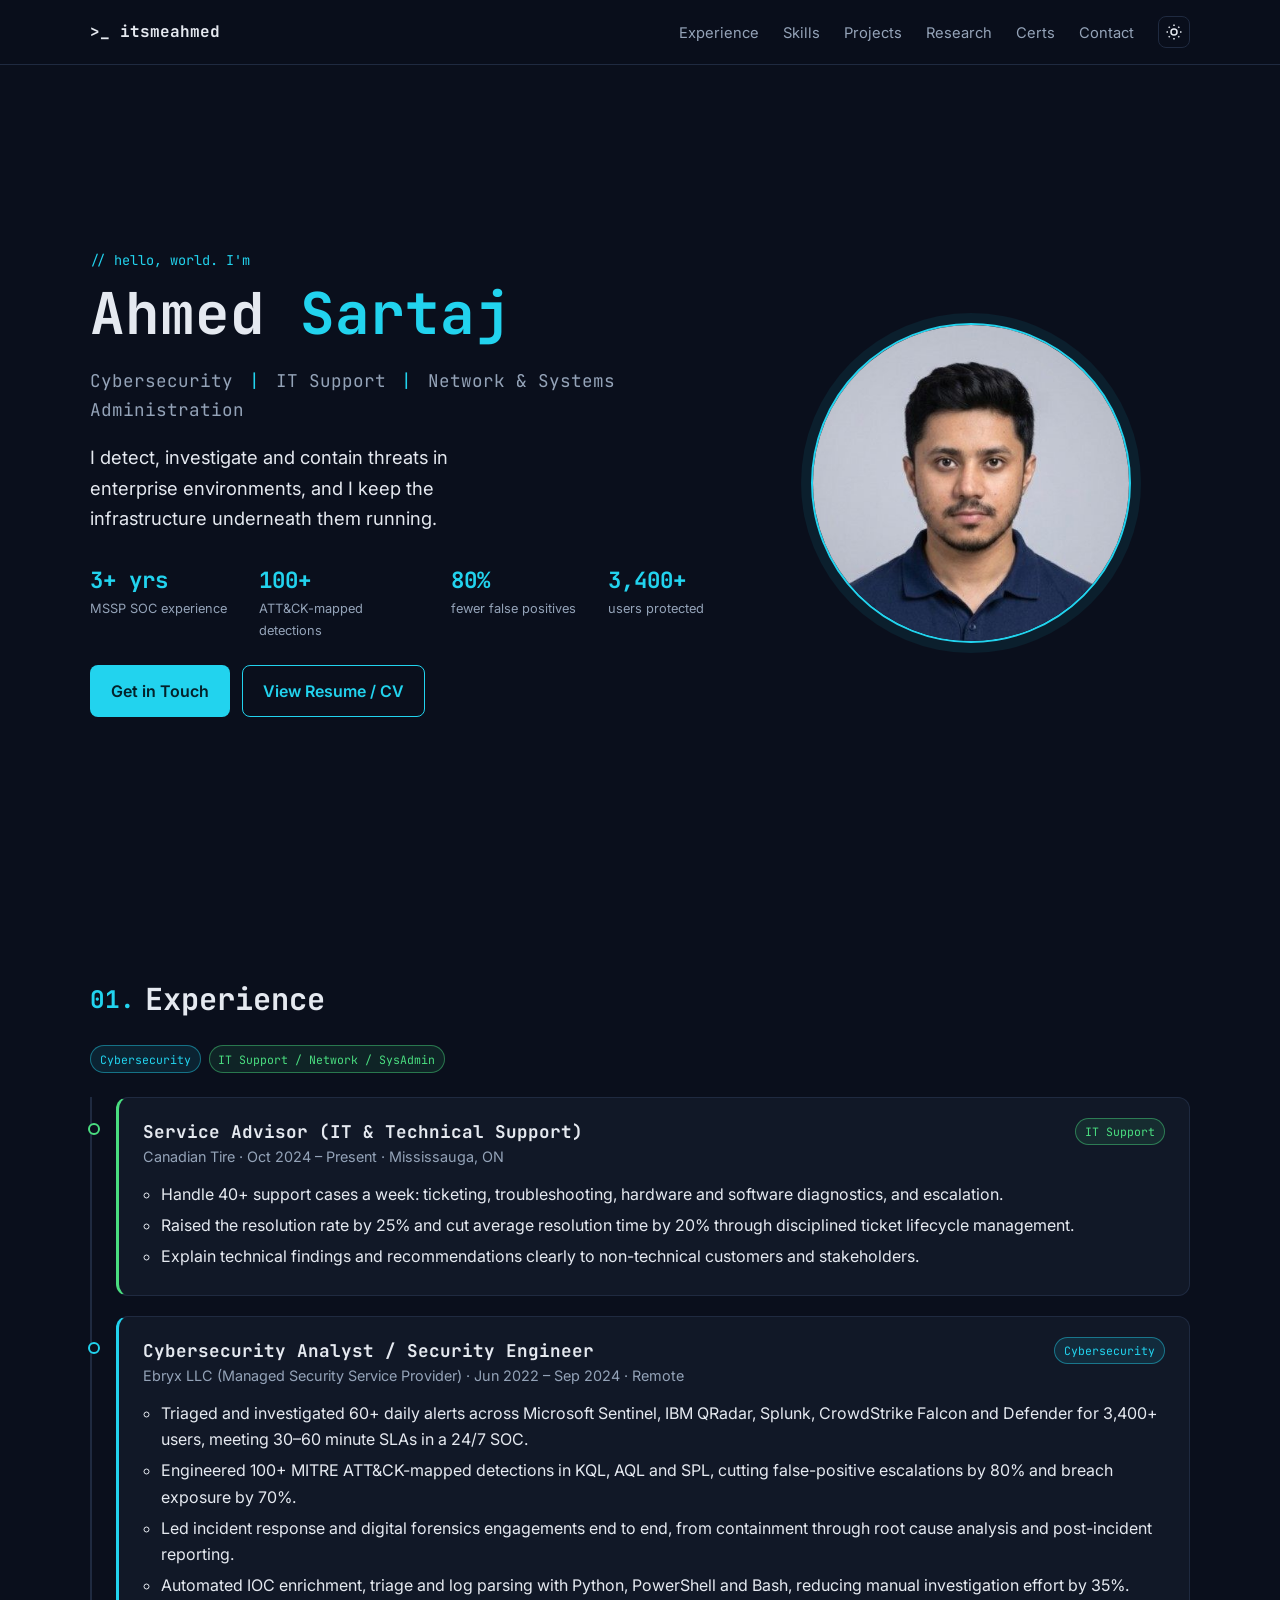
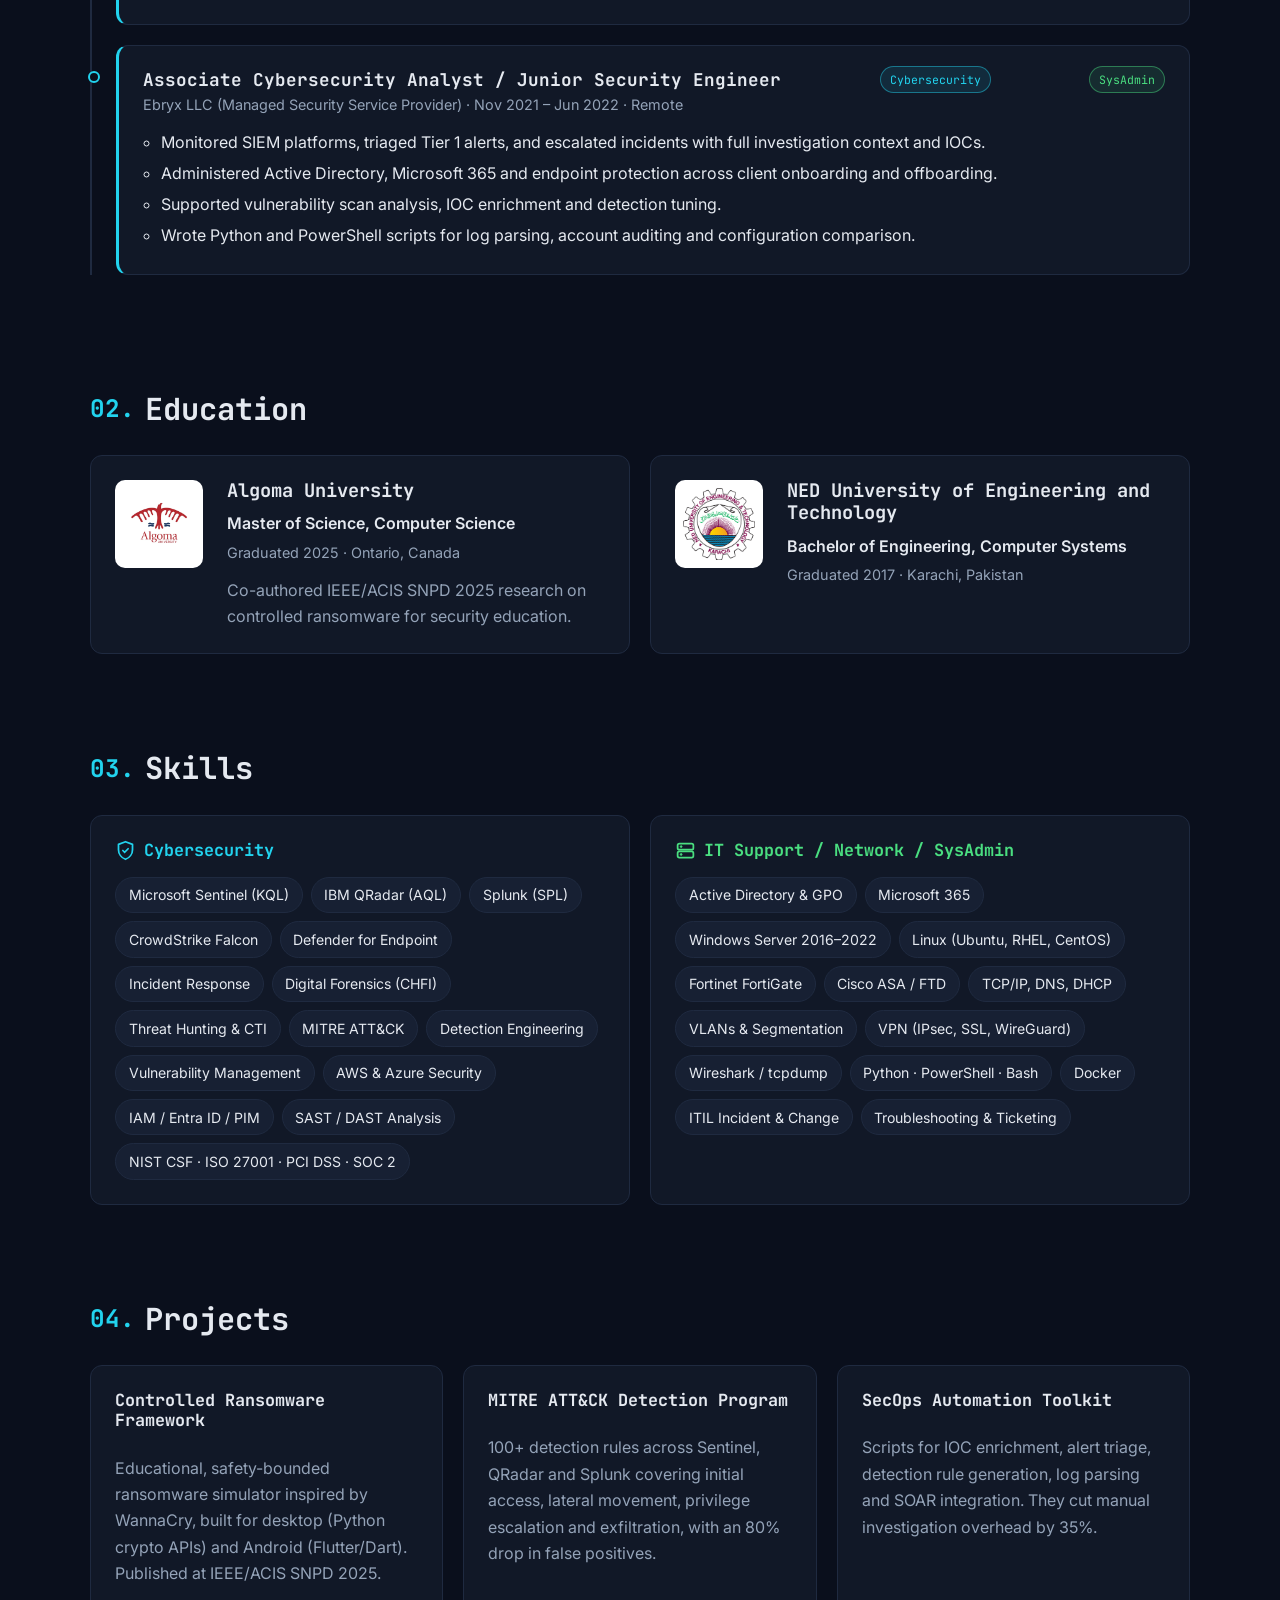
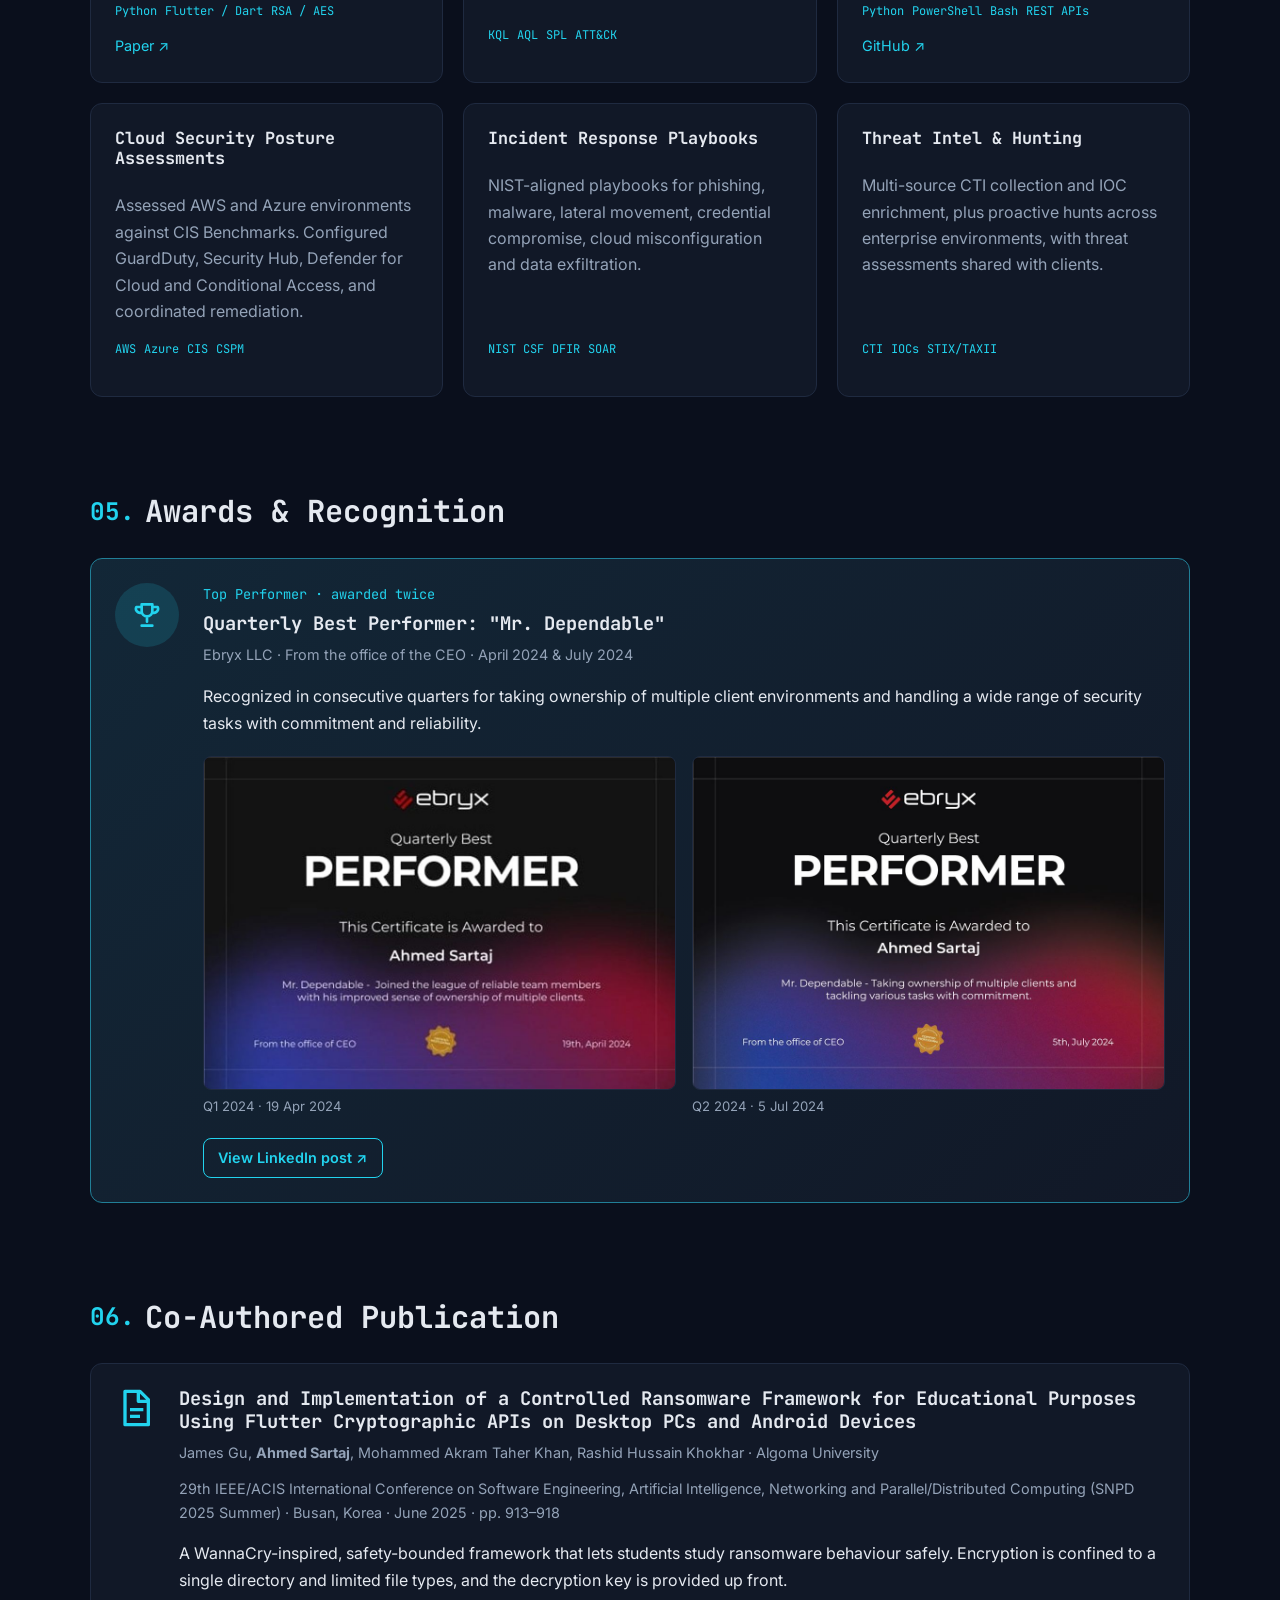
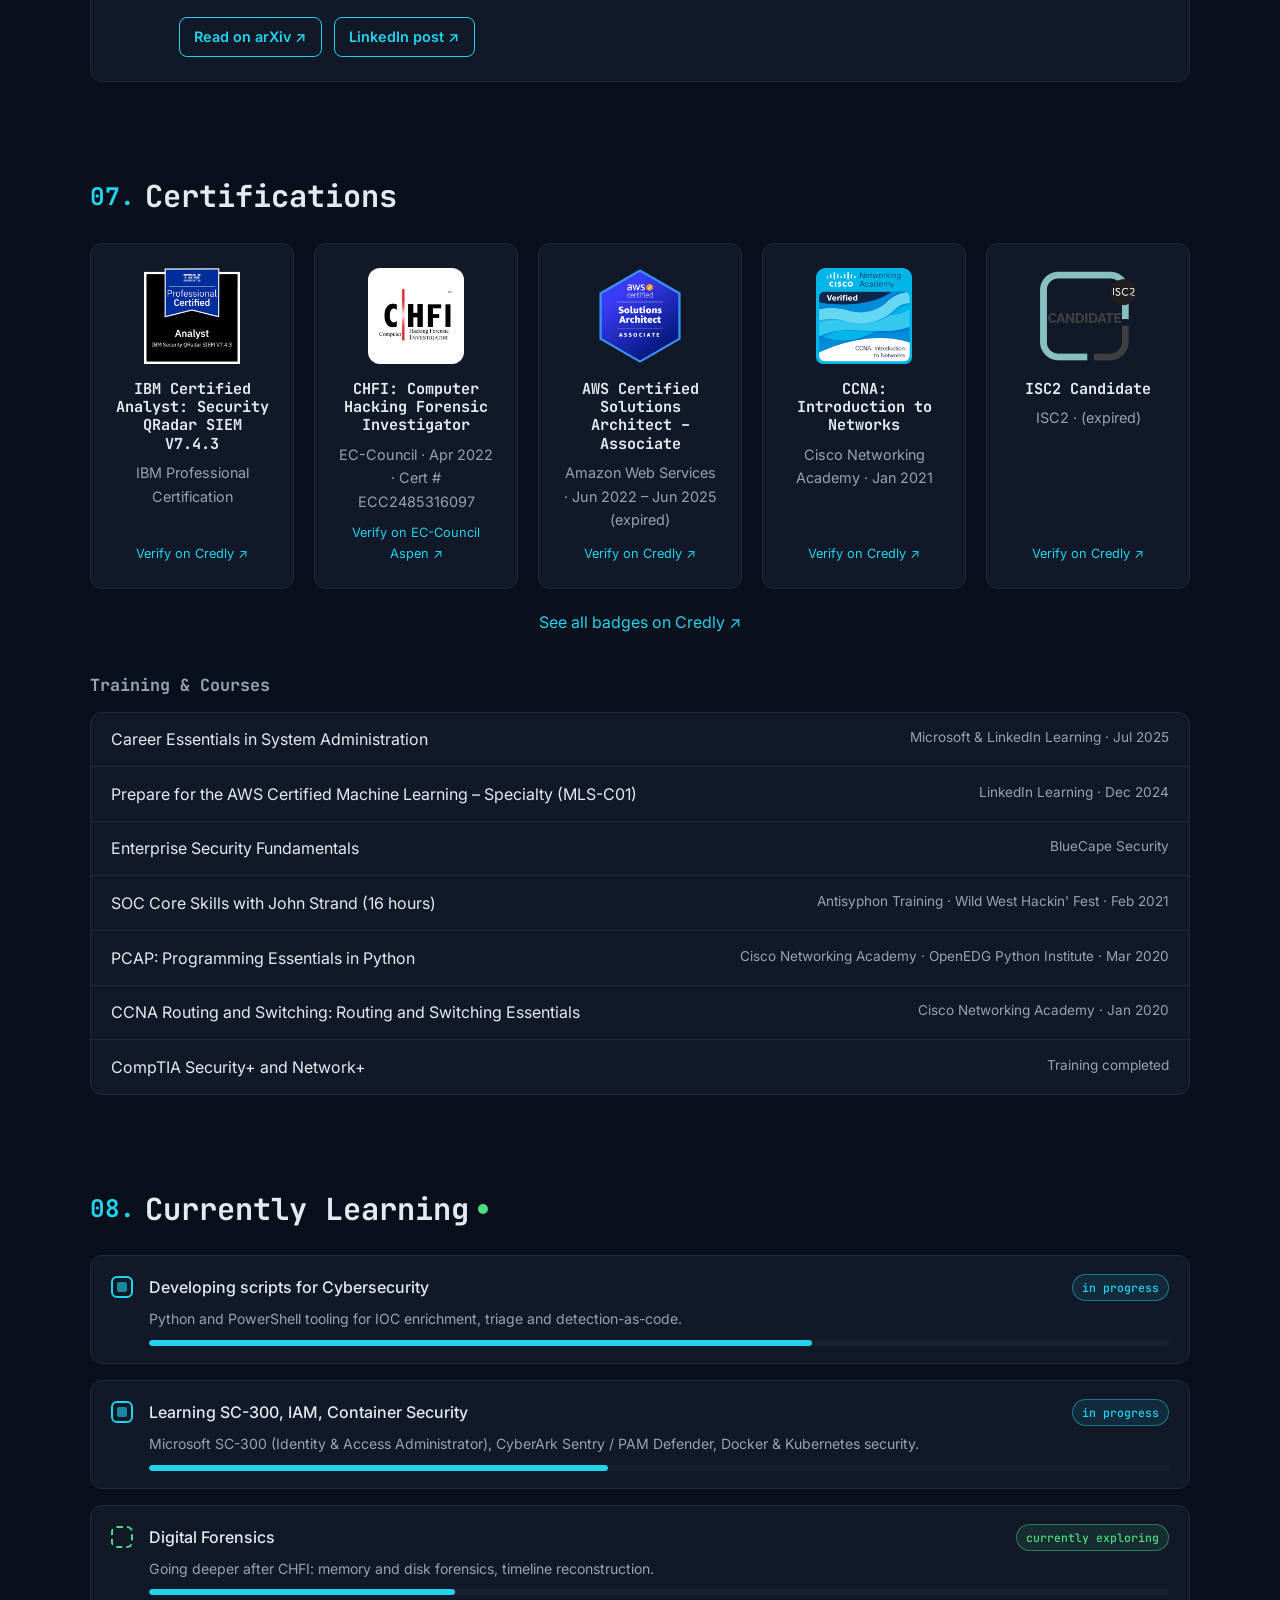
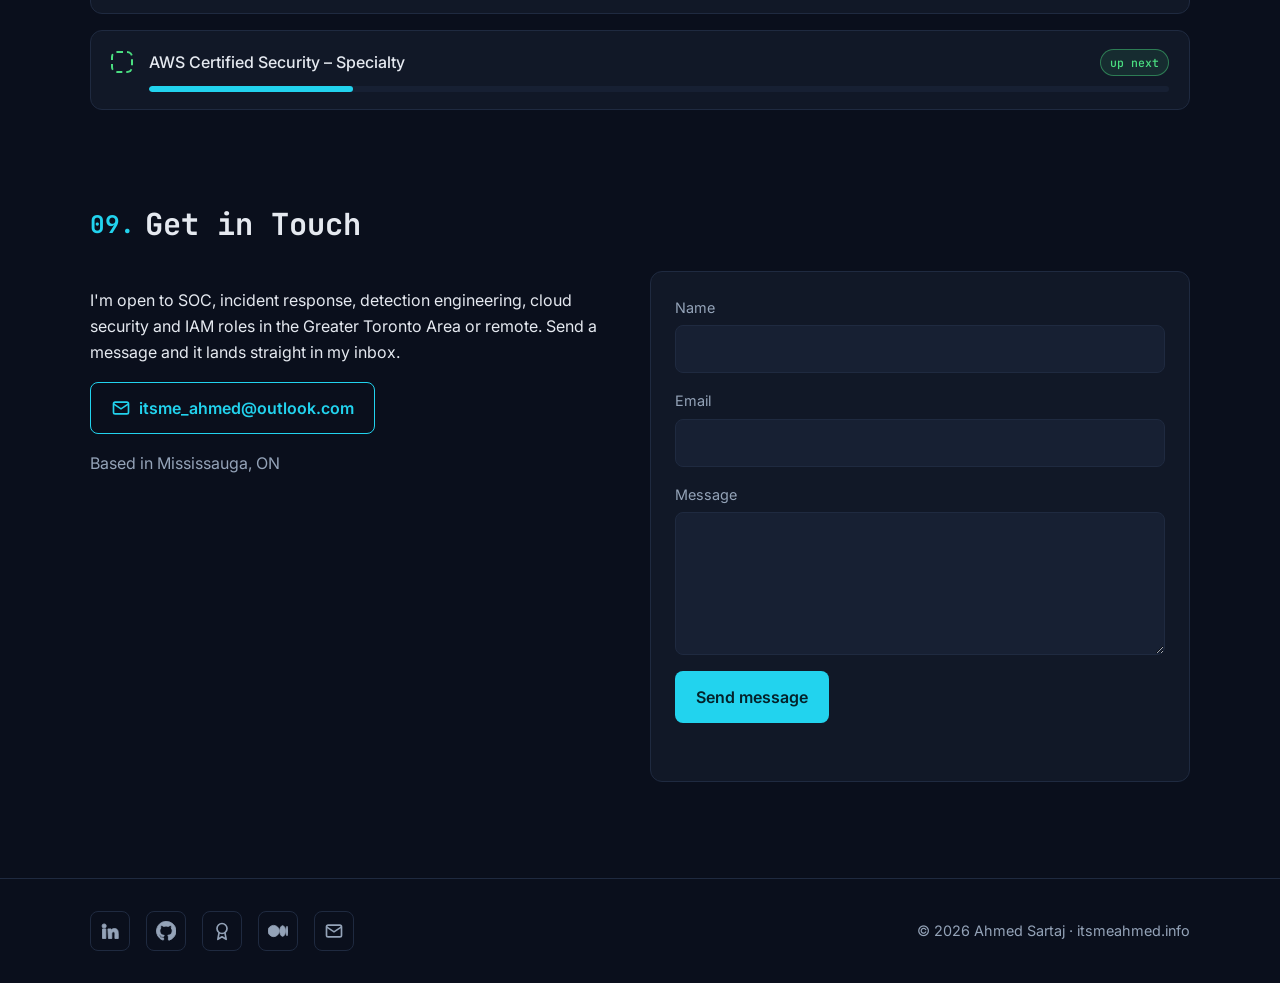
<file: index.html>
<!doctype html>
<html lang="en" data-theme="dark">
<head>
  <meta charset="utf-8">
  <meta name="viewport" content="width=device-width, initial-scale=1">
  <title>Ahmed Sartaj — Cybersecurity &amp; IT Infrastructure</title>
  <meta name="description" content="Ahmed Sartaj, Cybersecurity Analyst in Mississauga, ON: SOC operations, incident response, detection engineering, cloud security and IT infrastructure. MSc Computer Science.">
  <link rel="canonical" href="https://itsmeahmed.info/">
  <meta name="theme-color" content="#0a0f1c">

  <!-- Open Graph / social preview -->
  <meta property="og:type" content="profile">
  <meta property="og:url" content="https://itsmeahmed.info/">
  <meta property="og:title" content="Ahmed Sartaj — Cybersecurity &amp; IT Infrastructure">
  <meta property="og:description" content="SOC Operations · Incident Response · Detection Engineering · Cloud Security · IT &amp; Network Administration">
  <meta property="og:image" content="https://itsmeahmed.info/assets/img/og-image.png">
  <meta property="profile:first_name" content="Ahmed">
  <meta property="profile:last_name" content="Sartaj">
  <meta name="twitter:card" content="summary_large_image">

  <link rel="icon" href="assets/img/favicon.svg" type="image/svg+xml">
  <link rel="preconnect" href="https://fonts.googleapis.com">
  <link rel="preconnect" href="https://fonts.gstatic.com" crossorigin>
  <link href="https://fonts.googleapis.com/css2?family=Inter:wght@400;500;600&family=JetBrains+Mono:wght@500;700&display=swap" rel="stylesheet">
  <link rel="stylesheet" href="assets/css/style.css">

  <script type="application/ld+json">
  {
    "@context": "https://schema.org",
    "@type": "Person",
    "name": "Ahmed Sartaj",
    "url": "https://itsmeahmed.info/",
    "jobTitle": "Cybersecurity Analyst",
    "address": { "@type": "PostalAddress", "addressLocality": "Mississauga", "addressRegion": "ON", "addressCountry": "CA" },
    "alumniOf": [
      { "@type": "CollegeOrUniversity", "name": "Algoma University" },
      { "@type": "CollegeOrUniversity", "name": "NED University of Engineering and Technology" }
    ],
    "sameAs": [
      "https://www.linkedin.com/in/ahmedsartaj",
      "https://github.com/MalcomX21",
      "https://www.credly.com/users/ahmed-sartaj.891a79eb",
      "https://medium.com/@itsme_ahmed"
    ]
  }
  </script>
  <script>
    // Apply saved theme before paint to avoid a flash.
    try { var t = localStorage.getItem('theme'); if (t) document.documentElement.dataset.theme = t; } catch (e) {}
  </script>
</head>
<body>
  <a class="skip-link" href="#main">Skip to content</a>

  <header class="site-header">
    <nav class="nav container" aria-label="Primary">
      <a class="brand" href="#top" aria-label="Home">&gt;_ itsmeahmed</a>
      <button class="nav-toggle" aria-expanded="false" aria-controls="nav-links" aria-label="Open menu">
        <span></span><span></span><span></span>
      </button>
      <ul class="nav-links" id="nav-links">
        <li><a href="#experience">Experience</a></li>
        <li><a href="#skills">Skills</a></li>
        <li><a href="#projects">Projects</a></li>
        <li><a href="#publication">Research</a></li>
        <li><a href="#certifications">Certs</a></li>
        <li><a href="#contact">Contact</a></li>
        <li>
          <button class="theme-toggle" type="button" aria-label="Toggle light/dark theme">
            <svg class="icon-sun" viewBox="0 0 24 24" aria-hidden="true"><circle cx="12" cy="12" r="4"/><path d="M12 2v2M12 20v2M4.9 4.9l1.4 1.4M17.7 17.7l1.4 1.4M2 12h2M20 12h2M4.9 19.1l1.4-1.4M17.7 6.3l1.4-1.4"/></svg>
            <svg class="icon-moon" viewBox="0 0 24 24" aria-hidden="true"><path d="M21 12.8A9 9 0 1 1 11.2 3a7 7 0 0 0 9.8 9.8z"/></svg>
          </button>
        </li>
      </ul>
    </nav>
  </header>

  <main id="main">
    <!-- ============ HERO ============ -->
    <section class="hero container" id="top">
      <div class="hero-text reveal">
        <p class="eyebrow">// hello, world. I'm</p>
        <h1>Ahmed <span class="accent">Sartaj</span></h1>
        <p class="tagline">Cybersecurity <span aria-hidden="true">|</span> IT Support <span aria-hidden="true">|</span> Network &amp; Systems Administration</p>
        <p class="value-prop">I detect, investigate and contain threats in enterprise environments, and I keep the infrastructure underneath them running.</p>
        <ul class="hero-stats" aria-label="Highlights">
          <li><strong>3+ yrs</strong><span>MSSP SOC experience</span></li>
          <li><strong>100+</strong><span>ATT&amp;CK-mapped detections</span></li>
          <li><strong>80%</strong><span>fewer false positives</span></li>
          <li><strong>3,400+</strong><span>users protected</span></li>
        </ul>
        <div class="cta-row">
          <a class="btn btn-primary" href="#contact">Get in Touch</a>
          <a class="btn btn-ghost" href="assets/resume/Ahmed-Sartaj-Resume.pdf" target="_blank" rel="noopener">View Resume / CV</a>
        </div>
      </div>
      <div class="hero-photo reveal">
        <img src="assets/img/profile.jpg" alt="Portrait of Ahmed Sartaj" width="320" height="320">
      </div>
    </section>

    <!-- ============ EXPERIENCE ============ -->
    <section class="section container" id="experience" aria-labelledby="experience-h">
      <h2 id="experience-h" class="section-title">Experience</h2>
      <div class="legend">
        <span class="tag tag-sec">Cybersecurity</span>
        <span class="tag tag-it">IT Support / Network / SysAdmin</span>
      </div>

      <ol class="timeline">
        <li class="timeline-item track-it reveal">
          <div class="timeline-head">
            <h3>Service Advisor (IT &amp; Technical Support)</h3>
            <span class="tag tag-it">IT Support</span>
          </div>
          <p class="meta">Canadian Tire · Oct 2024 – Present · Mississauga, ON</p>
          <ul>
            <li>Handle 40+ support cases a week: ticketing, troubleshooting, hardware and software diagnostics, and escalation.</li>
            <li>Raised the resolution rate by 25% and cut average resolution time by 20% through disciplined ticket lifecycle management.</li>
            <li>Explain technical findings and recommendations clearly to non-technical customers and stakeholders.</li>
          </ul>
        </li>
        <li class="timeline-item track-sec reveal">
          <div class="timeline-head">
            <h3>Cybersecurity Analyst / Security Engineer</h3>
            <span class="tag tag-sec">Cybersecurity</span>
          </div>
          <p class="meta">Ebryx LLC (Managed Security Service Provider) · Jun 2022 – Sep 2024 · Remote</p>
          <ul>
            <li>Triaged and investigated 60+ daily alerts across Microsoft Sentinel, IBM QRadar, Splunk, CrowdStrike Falcon and Defender for 3,400+ users, meeting 30–60 minute SLAs in a 24/7 SOC.</li>
            <li>Engineered 100+ MITRE ATT&amp;CK-mapped detections in KQL, AQL and SPL, cutting false-positive escalations by 80% and breach exposure by 70%.</li>
            <li>Led incident response and digital forensics engagements end to end, from containment through root cause analysis and post-incident reporting.</li>
            <li>Automated IOC enrichment, triage and log parsing with Python, PowerShell and Bash, reducing manual investigation effort by 35%.</li>
          </ul>
        </li>
        <li class="timeline-item track-sec reveal">
          <div class="timeline-head">
            <h3>Associate Cybersecurity Analyst / Junior Security Engineer</h3>
            <span class="tag tag-sec">Cybersecurity</span>
            <span class="tag tag-it">SysAdmin</span>
          </div>
          <p class="meta">Ebryx LLC (Managed Security Service Provider) · Nov 2021 – Jun 2022 · Remote</p>
          <ul>
            <li>Monitored SIEM platforms, triaged Tier 1 alerts, and escalated incidents with full investigation context and IOCs.</li>
            <li>Administered Active Directory, Microsoft 365 and endpoint protection across client onboarding and offboarding.</li>
            <li>Supported vulnerability scan analysis, IOC enrichment and detection tuning.</li>
            <li>Wrote Python and PowerShell scripts for log parsing, account auditing and configuration comparison.</li>
          </ul>
        </li>
      </ol>
    </section>

    <!-- ============ EDUCATION ============ -->
    <section class="section container" id="education" aria-labelledby="education-h">
      <h2 id="education-h" class="section-title">Education</h2>
      <div class="grid-2">
        <article class="card edu-card reveal">
          <img class="edu-logo edu-logo-real" src="assets/img/algoma-logo.png" alt="Algoma University logo" width="88" height="88" loading="lazy">
          <div>
            <h3>Algoma University</h3>
            <p class="degree">Master of Science, Computer Science</p>
            <p class="meta">Graduated 2025 · Ontario, Canada</p>
            <p class="coursework">Co-authored IEEE/ACIS SNPD 2025 research on controlled ransomware for security education.</p>
          </div>
        </article>
        <article class="card edu-card reveal">
          <img class="edu-logo edu-logo-real" src="assets/img/ned-logo.png" alt="NED University of Engineering and Technology logo" width="88" height="88" loading="lazy">
          <div>
            <h3>NED University of Engineering and Technology</h3>
            <p class="degree">Bachelor of Engineering, Computer Systems</p>
            <p class="meta">Graduated 2017 · Karachi, Pakistan</p>
          </div>
        </article>
      </div>
    </section>

    <!-- ============ SKILLS ============ -->
    <section class="section container" id="skills" aria-labelledby="skills-h">
      <h2 id="skills-h" class="section-title">Skills</h2>
      <div class="grid-2">
        <article class="card skill-group reveal">
          <h3><svg class="icon" aria-hidden="true"><use href="#i-shield"/></svg> Cybersecurity</h3>
          <ul class="pills">
            <li>Microsoft Sentinel (KQL)</li><li>IBM QRadar (AQL)</li><li>Splunk (SPL)</li>
            <li>CrowdStrike Falcon</li><li>Defender for Endpoint</li><li>Incident Response</li>
            <li>Digital Forensics (CHFI)</li><li>Threat Hunting &amp; CTI</li><li>MITRE ATT&amp;CK</li>
            <li>Detection Engineering</li><li>Vulnerability Management</li><li>AWS &amp; Azure Security</li>
            <li>IAM / Entra ID / PIM</li><li>SAST / DAST Analysis</li><li>NIST CSF · ISO 27001 · PCI DSS · SOC 2</li>
          </ul>
        </article>
        <article class="card skill-group reveal">
          <h3><svg class="icon" aria-hidden="true"><use href="#i-server"/></svg> IT Support / Network / SysAdmin</h3>
          <ul class="pills pills-it">
            <li>Active Directory &amp; GPO</li><li>Microsoft 365</li><li>Windows Server 2016–2022</li>
            <li>Linux (Ubuntu, RHEL, CentOS)</li><li>Fortinet FortiGate</li><li>Cisco ASA / FTD</li>
            <li>TCP/IP, DNS, DHCP</li><li>VLANs &amp; Segmentation</li><li>VPN (IPsec, SSL, WireGuard)</li>
            <li>Wireshark / tcpdump</li><li>Python · PowerShell · Bash</li><li>Docker</li>
            <li>ITIL Incident &amp; Change</li><li>Troubleshooting &amp; Ticketing</li>
          </ul>
        </article>
      </div>
    </section>

    <!-- ============ PROJECTS ============ -->
    <section class="section container" id="projects" aria-labelledby="projects-h">
      <h2 id="projects-h" class="section-title">Projects</h2>
      <div class="grid-3">
        <article class="card project reveal">
          <h3>Controlled Ransomware Framework</h3>
          <p>Educational, safety-bounded ransomware simulator inspired by WannaCry, built for desktop (Python crypto APIs) and Android (Flutter/Dart). Published at IEEE/ACIS SNPD 2025.</p>
          <ul class="stack"><li>Python</li><li>Flutter / Dart</li><li>RSA / AES</li></ul>
          <p class="links"><a href="https://arxiv.org/abs/2508.11939" target="_blank" rel="noopener">Paper ↗</a></p>
        </article>
        <article class="card project reveal">
          <h3>MITRE ATT&amp;CK Detection Program</h3>
          <p>100+ detection rules across Sentinel, QRadar and Splunk covering initial access, lateral movement, privilege escalation and exfiltration, with an 80% drop in false positives.</p>
          <ul class="stack"><li>KQL</li><li>AQL</li><li>SPL</li><li>ATT&amp;CK</li></ul>
        </article>
        <article class="card project reveal">
          <h3>SecOps Automation Toolkit</h3>
          <p>Scripts for IOC enrichment, alert triage, detection rule generation, log parsing and SOAR integration. They cut manual investigation overhead by 35%.</p>
          <ul class="stack"><li>Python</li><li>PowerShell</li><li>Bash</li><li>REST APIs</li></ul>
          <p class="links"><a href="https://github.com/MalcomX21" target="_blank" rel="noopener">GitHub ↗</a></p>
        </article>
        <article class="card project reveal">
          <h3>Cloud Security Posture Assessments</h3>
          <p>Assessed AWS and Azure environments against CIS Benchmarks. Configured GuardDuty, Security Hub, Defender for Cloud and Conditional Access, and coordinated remediation.</p>
          <ul class="stack"><li>AWS</li><li>Azure</li><li>CIS</li><li>CSPM</li></ul>
        </article>
        <article class="card project reveal">
          <h3>Incident Response Playbooks</h3>
          <p>NIST-aligned playbooks for phishing, malware, lateral movement, credential compromise, cloud misconfiguration and data exfiltration.</p>
          <ul class="stack"><li>NIST CSF</li><li>DFIR</li><li>SOAR</li></ul>
        </article>
        <article class="card project reveal">
          <h3>Threat Intel &amp; Hunting</h3>
          <p>Multi-source CTI collection and IOC enrichment, plus proactive hunts across enterprise environments, with threat assessments shared with clients.</p>
          <ul class="stack"><li>CTI</li><li>IOCs</li><li>STIX/TAXII</li></ul>
        </article>
      </div>
    </section>

    <!-- ============ AWARDS ============ -->
    <section class="section container" id="awards" aria-labelledby="awards-h">
      <h2 id="awards-h" class="section-title">Awards &amp; Recognition</h2>
      <article class="card award featured reveal">
        <div class="award-badge" aria-hidden="true"><svg class="icon"><use href="#i-trophy"/></svg></div>
        <div class="award-body">
          <p class="eyebrow">Top Performer · awarded twice</p>
          <h3>Quarterly Best Performer: "Mr. Dependable"</h3>
          <p class="meta">Ebryx LLC · From the office of the CEO · April 2024 &amp; July 2024</p>
          <p>Recognized in consecutive quarters for taking ownership of multiple client environments and handling a wide range of security tasks with commitment and reliability.</p>
          <div class="award-certs">
            <a href="assets/img/awards/ebryx-best-performer-2024-04.jpg" target="_blank" rel="noopener">
              <img src="assets/img/awards/ebryx-best-performer-2024-04.jpg" alt="Ebryx Quarterly Best Performer certificate awarded to Ahmed Sartaj, 19 April 2024" width="1000" height="704" loading="lazy">
              <span>Q1 2024 · 19 Apr 2024</span>
            </a>
            <a href="assets/img/awards/ebryx-best-performer-2024-07.jpg" target="_blank" rel="noopener">
              <img src="assets/img/awards/ebryx-best-performer-2024-07.jpg" alt="Ebryx Quarterly Best Performer certificate awarded to Ahmed Sartaj, 5 July 2024" width="1000" height="704" loading="lazy">
              <span>Q2 2024 · 5 Jul 2024</span>
            </a>
          </div>
          <a class="btn btn-ghost btn-sm" href="https://www.linkedin.com/posts/ahmedsartaj_achievementunlocked-ebryx-grateful-ugcPost-7243488572920520704-X9Jt/" target="_blank" rel="noopener">View LinkedIn post ↗</a>
        </div>
      </article>
    </section>

    <!-- ============ PUBLICATION ============ -->
    <section class="section container" id="publication" aria-labelledby="publication-h">
      <h2 id="publication-h" class="section-title">Co-Authored Publication</h2>
      <article class="card publication reveal">
        <svg class="icon pub-icon" aria-hidden="true"><use href="#i-doc"/></svg>
        <div>
          <h3>Design and Implementation of a Controlled Ransomware Framework for Educational Purposes Using Flutter Cryptographic APIs on Desktop PCs and Android Devices</h3>
          <p class="meta">James Gu, <strong>Ahmed Sartaj</strong>, Mohammed Akram Taher Khan, Rashid Hussain Khokhar · Algoma University</p>
          <p class="meta">29th IEEE/ACIS International Conference on Software Engineering, Artificial Intelligence, Networking and Parallel/Distributed Computing (SNPD 2025 Summer) · Busan, Korea · June 2025 · pp. 913–918</p>
          <p>A WannaCry-inspired, safety-bounded framework that lets students study ransomware behaviour safely. Encryption is confined to a single directory and limited file types, and the decryption key is provided up front.</p>
          <div class="cta-row">
            <a class="btn btn-ghost btn-sm" href="https://arxiv.org/abs/2508.11939" target="_blank" rel="noopener">Read on arXiv ↗</a>
            <a class="btn btn-ghost btn-sm" href="https://www.linkedin.com/posts/ahmedsartaj_cybersecurity-ransomware-flutter-share-7363766344820908034-2CiK/" target="_blank" rel="noopener">LinkedIn post ↗</a>
          </div>
        </div>
      </article>
    </section>

    <!-- ============ CERTIFICATIONS ============ -->
    <section class="section container" id="certifications" aria-labelledby="certifications-h">
      <h2 id="certifications-h" class="section-title">Certifications</h2>
      <div class="cert-grid">
        <a class="card cert reveal" href="https://www.credly.com/badges/df82e7fe-c406-49fa-a59b-b117f421ba21" target="_blank" rel="noopener">
          <img src="assets/img/badges/qradar.png" alt="IBM Certified Analyst - Security QRadar SIEM V7.4.3 badge" width="96" height="96" loading="lazy">
          <h3>IBM Certified Analyst: Security QRadar SIEM V7.4.3</h3>
          <p class="meta">IBM Professional Certification</p>
          <span class="verify">Verify on Credly ↗</span>
        </a>
        <a class="card cert reveal" href="https://aspen.eccouncil.org/Verify" target="_blank" rel="noopener">
          <img class="cert-logo" src="assets/img/badges/chfi.jpg" alt="EC-Council CHFI logo" width="96" height="96" loading="lazy">
          <h3>CHFI: Computer Hacking Forensic Investigator</h3>
          <p class="meta">EC-Council · Apr 2022 · Cert # ECC2485316097</p>
          <span class="verify">Verify on EC-Council Aspen ↗</span>
        </a>
        <a class="card cert reveal" href="https://www.credly.com/badges/9d097981-39c8-4c0b-8838-937564684514" target="_blank" rel="noopener">
          <img src="assets/img/badges/aws-saa.png" alt="AWS Certified Solutions Architect – Associate badge" width="96" height="96" loading="lazy">
          <h3>AWS Certified Solutions Architect – Associate</h3>
          <p class="meta">Amazon Web Services · Jun 2022 – Jun 2025 (expired)</p>
          <span class="verify">Verify on Credly ↗</span>
        </a>
        <a class="card cert reveal" href="https://www.credly.com/badges/2b12ae78-650b-4364-b14b-d09f292d9d29" target="_blank" rel="noopener">
          <img src="assets/img/badges/ccna-itn.png" alt="Cisco CCNA: Introduction to Networks badge" width="96" height="96" loading="lazy">
          <h3>CCNA: Introduction to Networks</h3>
          <p class="meta">Cisco Networking Academy · Jan 2021</p>
          <span class="verify">Verify on Credly ↗</span>
        </a>
        <a class="card cert reveal" href="https://www.credly.com/badges/75c32458-43d4-40a7-858e-9c5823adb3dd" target="_blank" rel="noopener">
          <img src="assets/img/badges/isc2-candidate.png" alt="ISC2 Candidate badge" width="96" height="96" loading="lazy">
          <h3>ISC2 Candidate</h3>
          <p class="meta">ISC2 · (expired)</p>
          <span class="verify">Verify on Credly ↗</span>
        </a>
      </div>
      <p class="center"><a href="https://www.credly.com/users/ahmed-sartaj.891a79eb" target="_blank" rel="noopener">See all badges on Credly ↗</a></p>

      <h3 class="sub-title">Training &amp; Courses</h3>
      <ul class="course-list reveal">
        <li><span>Career Essentials in System Administration</span><span class="meta">Microsoft &amp; LinkedIn Learning · Jul 2025</span></li>
        <li><span>Prepare for the AWS Certified Machine Learning – Specialty (MLS-C01)</span><span class="meta">LinkedIn Learning · Dec 2024</span></li>
        <li><span>Enterprise Security Fundamentals</span><span class="meta">BlueCape Security</span></li>
        <li><span>SOC Core Skills with John Strand (16 hours)</span><span class="meta">Antisyphon Training · Wild West Hackin' Fest · Feb 2021</span></li>
        <li><span>PCAP: Programming Essentials in Python</span><span class="meta">Cisco Networking Academy · OpenEDG Python Institute · Mar 2020</span></li>
        <li><span>CCNA Routing and Switching: Routing and Switching Essentials</span><span class="meta">Cisco Networking Academy · Jan 2020</span></li>
        <li><span>CompTIA Security+ and Network+</span><span class="meta">Training completed</span></li>
      </ul>
    </section>

    <!-- ============ CURRENTLY LEARNING ============ -->
    <!-- Progress is set with --p and aria-valuenow on each item. -->
    <section class="section container" id="learning" aria-labelledby="learning-h">
      <h2 id="learning-h" class="section-title">Currently Learning <span class="live-dot" aria-hidden="true"></span></h2>
      <ul class="checklist">
        <li class="reveal" style="--p:65%">
          <span class="check in-progress" aria-hidden="true"></span>
          <div class="check-body">
            <div class="check-head"><span>Developing scripts for Cybersecurity</span><span class="tag tag-sec">in progress</span></div>
            <p class="check-note">Python and PowerShell tooling for IOC enrichment, triage and detection-as-code.</p>
            <div class="bar" role="progressbar" aria-label="Security scripting progress" aria-valuenow="65" aria-valuemin="0" aria-valuemax="100"><span></span></div>
          </div>
        </li>
        <li class="reveal" style="--p:45%">
          <span class="check in-progress" aria-hidden="true"></span>
          <div class="check-body">
            <div class="check-head"><span>Learning SC-300, IAM, Container Security</span><span class="tag tag-sec">in progress</span></div>
            <p class="check-note">Microsoft SC-300 (Identity &amp; Access Administrator), CyberArk Sentry / PAM Defender, Docker &amp; Kubernetes security.</p>
            <div class="bar" role="progressbar" aria-label="SC-300, IAM and container security progress" aria-valuenow="45" aria-valuemin="0" aria-valuemax="100"><span></span></div>
          </div>
        </li>
        <li class="reveal" style="--p:30%">
          <span class="check exploring" aria-hidden="true"></span>
          <div class="check-body">
            <div class="check-head"><span>Digital Forensics</span><span class="tag tag-it">currently exploring</span></div>
            <p class="check-note">Going deeper after CHFI: memory and disk forensics, timeline reconstruction.</p>
            <div class="bar" role="progressbar" aria-label="Digital forensics progress" aria-valuenow="30" aria-valuemin="0" aria-valuemax="100"><span></span></div>
          </div>
        </li>
        <li class="reveal" style="--p:20%">
          <span class="check exploring" aria-hidden="true"></span>
          <div class="check-body">
            <div class="check-head"><span>AWS Certified Security – Specialty</span><span class="tag tag-it">up next</span></div>
            <div class="bar" role="progressbar" aria-label="AWS Security Specialty progress" aria-valuenow="20" aria-valuemin="0" aria-valuemax="100"><span></span></div>
          </div>
        </li>
      </ul>
    </section>

    <!-- ============ TESTIMONIALS ============ -->
    <!-- Testimonials: DISABLED for now (see FUTURE_TASKS.md). Content is loaded at runtime from data-source.
         The section stays hidden until data/testimonials.json has "enabled": true and at least one visible entry. -->
    <section class="section container" id="testimonials" aria-labelledby="testimonials-h" data-source="data/testimonials.json" hidden>
      <h2 id="testimonials-h" class="section-title">Testimonials</h2>
      <div class="carousel" tabindex="0" aria-label="Testimonials, scroll horizontally">
        <p class="muted">Loading testimonials…</p>
      </div>
      <div class="carousel-controls">
        <button type="button" class="btn btn-ghost btn-sm" data-dir="-1" aria-label="Previous testimonial">←</button>
        <button type="button" class="btn btn-ghost btn-sm" data-dir="1" aria-label="Next testimonial">→</button>
      </div>
    </section>

    <!-- ============ CONTACT ============ -->
    <section class="section container" id="contact" aria-labelledby="contact-h">
      <h2 id="contact-h" class="section-title">Get in Touch</h2>
      <div class="grid-2 contact-grid">
        <div class="reveal">
          <p>I'm open to SOC, incident response, detection engineering, cloud security and IAM roles in the Greater Toronto Area or remote. Send a message and it lands straight in my inbox.</p>
          <p><a class="btn btn-ghost" href="mailto:itsme_ahmed@outlook.com"><svg class="icon" aria-hidden="true"><use href="#i-mail"/></svg> itsme_ahmed@outlook.com</a></p>
          <p class="muted">Based in Mississauga, ON</p>
          <!-- Optional: booking link (Calendly, Microsoft Bookings, etc.)
          <p><a href="https://calendly.com/YOUR-LINK" target="_blank" rel="noopener">Book a 20-minute call ↗</a></p> -->
        </div>
        <form class="card contact-form reveal" action="https://formspree.io/f/xwlvygjr" method="POST">
          <label>Name <input type="text" name="name" required autocomplete="name"></label>
          <label>Email <input type="email" name="email" required autocomplete="email"></label>
          <label>Message <textarea name="message" rows="5" required></textarea></label>
          <input type="text" name="_gotcha" class="hp" tabindex="-1" autocomplete="off" aria-hidden="true">
          <button class="btn btn-primary" type="submit">Send message</button>
          <p class="form-status" role="status" aria-live="polite"></p>
        </form>
      </div>
    </section>
  </main>

  <!-- ============ FOOTER ============ -->
  <footer class="site-footer">
    <div class="container footer-inner">
      <ul class="socials">
        <li><a href="https://www.linkedin.com/in/ahmedsartaj" target="_blank" rel="noopener" aria-label="LinkedIn"><svg class="icon"><use href="#i-linkedin"/></svg></a></li>
        <li><a href="https://github.com/MalcomX21" target="_blank" rel="noopener" aria-label="GitHub"><svg class="icon"><use href="#i-github"/></svg></a></li>
        <!-- Add X/Twitter here if you use it -->
        <li><a href="https://www.credly.com/users/ahmed-sartaj.891a79eb" target="_blank" rel="noopener" aria-label="Credly"><svg class="icon"><use href="#i-badge"/></svg></a></li>
        <li><a href="https://medium.com/@itsme_ahmed" target="_blank" rel="noopener" aria-label="Medium"><svg class="icon"><use href="#i-medium"/></svg></a></li>
        <li><a href="mailto:itsme_ahmed@outlook.com" aria-label="Email"><svg class="icon"><use href="#i-mail"/></svg></a></li>
      </ul>
      <p>© <span id="year">2026</span> Ahmed Sartaj · itsmeahmed.info</p>
    </div>
  </footer>

  <!-- Icon sprite -->
  <svg width="0" height="0" style="position:absolute" aria-hidden="true">
    <symbol id="i-shield" viewBox="0 0 24 24"><path d="M12 2l8 3v6c0 5-3.4 9.4-8 11-4.6-1.6-8-6-8-11V5l8-3z" fill="none" stroke="currentColor" stroke-width="2" stroke-linejoin="round"/><path d="M9 12l2 2 4-4" fill="none" stroke="currentColor" stroke-width="2" stroke-linecap="round"/></symbol>
    <symbol id="i-server" viewBox="0 0 24 24"><rect x="3" y="4" width="18" height="7" rx="2" fill="none" stroke="currentColor" stroke-width="2"/><rect x="3" y="13" width="18" height="7" rx="2" fill="none" stroke="currentColor" stroke-width="2"/><circle cx="7" cy="7.5" r="1" fill="currentColor"/><circle cx="7" cy="16.5" r="1" fill="currentColor"/></symbol>
    <symbol id="i-trophy" viewBox="0 0 24 24"><path d="M8 4h8v5a4 4 0 0 1-8 0V4zM8 6H4a3 3 0 0 0 4 4M16 6h4a3 3 0 0 1-4 4M12 13v4M8 20h8" fill="none" stroke="currentColor" stroke-width="2" stroke-linecap="round" stroke-linejoin="round"/></symbol>
    <symbol id="i-doc" viewBox="0 0 24 24"><path d="M6 2h9l5 5v15H6z M14 2v6h6 M9 13h8 M9 17h6" fill="none" stroke="currentColor" stroke-width="2" stroke-linejoin="round"/></symbol>
    <symbol id="i-mail" viewBox="0 0 24 24"><rect x="3" y="5" width="18" height="14" rx="2" fill="none" stroke="currentColor" stroke-width="2"/><path d="M3 7l9 6 9-6" fill="none" stroke="currentColor" stroke-width="2"/></symbol>
    <symbol id="i-badge" viewBox="0 0 24 24"><circle cx="12" cy="9" r="6" fill="none" stroke="currentColor" stroke-width="2"/><path d="M8.5 14l-1.5 8 5-3 5 3-1.5-8" fill="none" stroke="currentColor" stroke-width="2" stroke-linejoin="round"/></symbol>
    <symbol id="i-linkedin" viewBox="0 0 24 24"><path fill="currentColor" d="M4.98 3.5a2.5 2.5 0 1 1 0 5 2.5 2.5 0 0 1 0-5zM3 9.5h4V21H3zM9.5 9.5h3.8v1.6h.06c.53-1 1.83-2.06 3.77-2.06 4.03 0 4.77 2.650 4.77 6.1V21h-4v-5.2c0-1.24-.02-2.84-1.73-2.84-1.730 0-2 1.35-2 2.75V21h-4z"/></symbol>
    <symbol id="i-github" viewBox="0 0 24 24"><path fill="currentColor" d="M12 .5A11.5 11.5 0 0 0 8.36 22.9c.58.1.79-.25.79-.56v-2c-3.2.7-3.880-1.37-3.88-1.37-.52-1.33-1.28-1.69-1.28-1.69-1.05-.71.08-.7.08-.7 1.16.08 1.77 1.19 1.77 1.19 1.03 1.77 2.7 1.26 3.36.96.1-.75.4-1.26.73-1.55-2.55-.29-5.24-1.28-5.24-5.69 0-1.26.45-2.29 1.19-3.1-.12-.29-.52-1.46.11-3.05 0 0 .97-.31 3.17 1.18a11 11 0 0 1 5.77 0c2.2-1.49 3.17-1.18 3.17-1.18.63 1.59.23 2.76.11 3.05.74.81 1.19 1.84 1.19 3.1 0 4.42-2.7 5.4-5.26 5.68.41.36.78 1.06.78 2.14v3.17c0 .31.21.67.8.56A11.5 11.5 0 0 0 12 .5z"/></symbol>
    <symbol id="i-medium" viewBox="0 0 24 24"><path fill="currentColor" d="M13.5 12a6.75 6.75 0 1 1-13.5 0 6.75 6.75 0 0 1 13.5 0zM20.9 12c0 3.54-1.51 6.42-3.38 6.42S14.15 15.54 14.15 12s1.51-6.42 3.37-6.42 3.38 2.88 3.38 6.42zM24 12c0 3.17-.53 5.75-1.19 5.75s-1.19-2.58-1.19-5.75.53-5.75 1.19-5.75S24 8.83 24 12z"/></symbol>
  </svg>

  <script src="assets/js/main.js" defer></script>
</body>
</html>
</file>
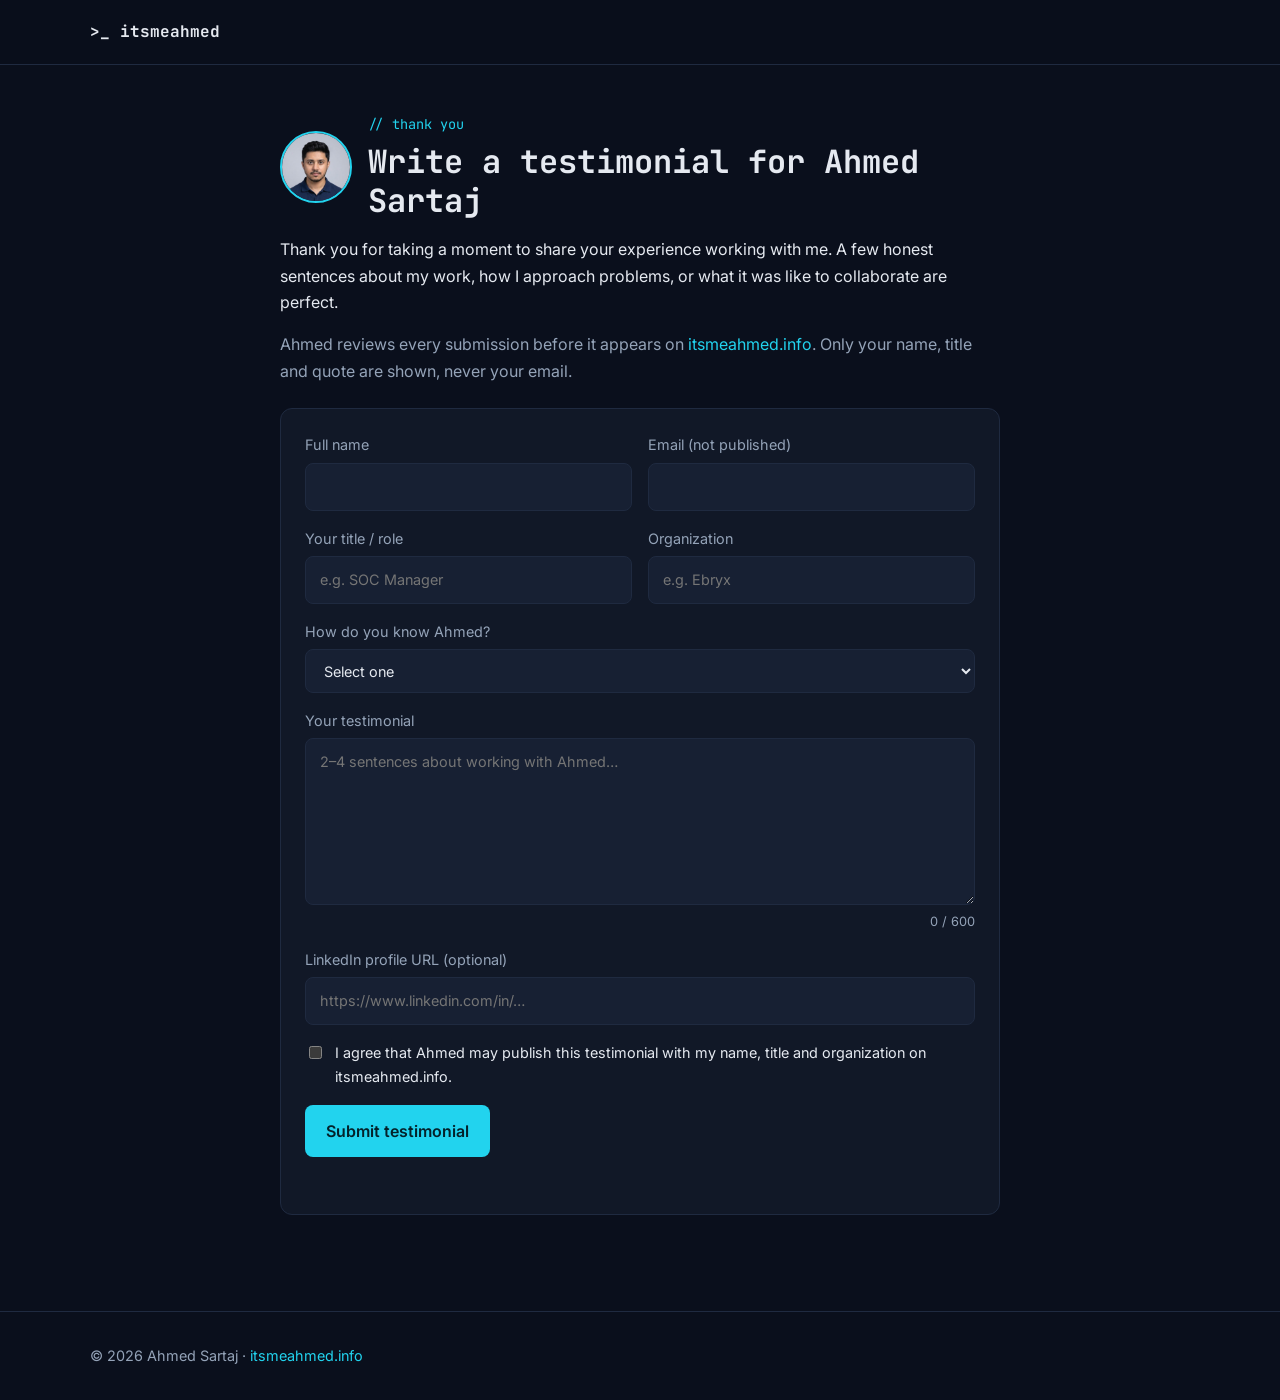
<file: testimonial.html>
<!doctype html>
<html lang="en" data-theme="dark">
<head>
  <meta charset="utf-8">
  <meta name="viewport" content="width=device-width, initial-scale=1">
  <title>Write a Testimonial — Ahmed Sartaj</title>
  <!-- Private page: shared by email only. Not linked from the site, not indexed. -->
  <meta name="robots" content="noindex, nofollow">
  <meta name="theme-color" content="#0a0f1c">
  <link rel="icon" href="assets/img/favicon.svg" type="image/svg+xml">
  <link rel="preconnect" href="https://fonts.googleapis.com">
  <link rel="preconnect" href="https://fonts.gstatic.com" crossorigin>
  <link href="https://fonts.googleapis.com/css2?family=Inter:wght@400;500;600&family=JetBrains+Mono:wght@500;700&display=swap" rel="stylesheet">
  <link rel="stylesheet" href="assets/css/style.css">
  <script>try { var t = localStorage.getItem('theme'); if (t) document.documentElement.dataset.theme = t; } catch (e) {}</script>
</head>
<body>
  <header class="site-header">
    <nav class="nav container" aria-label="Primary">
      <a class="brand" href="/">&gt;_ itsmeahmed</a>
    </nav>
  </header>

  <main class="container testimonial-page">
    <div class="testimonial-intro">
      <img src="assets/img/profile.jpg" alt="Ahmed Sartaj" width="72" height="72">
      <div>
        <p class="eyebrow">// thank you</p>
        <h1>Write a testimonial for Ahmed Sartaj</h1>
      </div>
    </div>
    <p>Thank you for taking a moment to share your experience working with me. A few honest sentences about my work, how I approach problems, or what it was like to collaborate are perfect.</p>
    <p class="muted">Ahmed reviews every submission before it appears on <a href="https://itsmeahmed.info">itsmeahmed.info</a>. Only your name, title and quote are shown, never your email.</p>

    <form class="card testimonial-form" action="https://formspree.io/f/xwlvygjr" method="POST">
      <input type="hidden" name="_subject" value="New testimonial for itsmeahmed.info">
      <input type="hidden" name="form" value="testimonial">

      <div class="form-row">
        <label>Full name <input type="text" name="name" required autocomplete="name" maxlength="80"></label>
        <label><span>Email <span class="muted">(not published)</span></span> <input type="email" name="email" required autocomplete="email"></label>
      </div>
      <div class="form-row">
        <label>Your title / role <input type="text" name="role" required placeholder="e.g. SOC Manager" maxlength="80"></label>
        <label>Organization <input type="text" name="organization" required placeholder="e.g. Ebryx" maxlength="80"></label>
      </div>
      <label>How do you know Ahmed?
        <select name="relationship" required>
          <option value="" disabled selected>Select one</option>
          <option>Professor</option>
          <option>Supervisor</option>
          <option>Manager</option>
          <option>Colleague</option>
        </select>
      </label>
      <label>Your testimonial
        <textarea name="quote" rows="6" required minlength="40" maxlength="600" placeholder="2–4 sentences about working with Ahmed…"></textarea>
        <span class="char-count muted" aria-live="polite">0 / 600</span>
      </label>
      <label><span>LinkedIn profile URL <span class="muted">(optional)</span></span> <input type="url" name="linkedin" placeholder="https://www.linkedin.com/in/…"></label>
      <label class="checkbox">
        <input type="checkbox" name="consent" value="yes" required>
        <span>I agree that Ahmed may publish this testimonial with my name, title and organization on itsmeahmed.info.</span>
      </label>
      <input type="text" name="_gotcha" class="hp" tabindex="-1" autocomplete="off" aria-hidden="true">
      <!-- Filled in on submit: a ready-to-paste entry for data/testimonials.json -->
      <input type="hidden" name="json_entry" value="">
      <button class="btn btn-primary" type="submit">Submit testimonial</button>
      <p class="form-status" role="status" aria-live="polite"></p>
    </form>
  </main>

  <footer class="site-footer">
    <div class="container footer-inner">
      <p>© <span id="year">2026</span> Ahmed Sartaj · <a href="/">itsmeahmed.info</a></p>
    </div>
  </footer>

  <script src="assets/js/testimonial-form.js" defer></script>
</body>
</html>
</file>
<file: assets/css/style.css>
/* ========== Tokens ========== */
:root {
  --bg: #0a0f1c;
  --surface: #111827;
  --surface-2: #172033;
  --border: #1f2a40;
  --text: #e5e9f0;
  --muted: #94a3b8;
  --accent: #22d3ee;      /* cyan: cybersecurity track + CTAs */
  --accent-ink: #04222a;
  --it: #4ade80;          /* green: IT / network / sysadmin track */
  --radius: 12px;
  --font-head: "JetBrains Mono", ui-monospace, SFMono-Regular, Consolas, monospace;
  --font-body: "Inter", system-ui, -apple-system, "Segoe UI", Roboto, sans-serif;
  color-scheme: dark;
}
:root[data-theme="light"] {
  --bg: #f7f9fc;
  --surface: #ffffff;
  --surface-2: #eef2f8;
  --border: #dbe2ee;
  --text: #0f172a;
  --muted: #475569;
  --accent: #0e7490;
  --accent-ink: #ffffff;
  --it: #15803d;
  color-scheme: light;
}

/* ========== Base ========== */
*, *::before, *::after { box-sizing: border-box; }
html { scroll-behavior: smooth; scroll-padding-top: 72px; }
body {
  margin: 0;
  background: var(--bg);
  color: var(--text);
  font: 16px/1.65 var(--font-body);
  -webkit-font-smoothing: antialiased;
}
img { max-width: 100%; height: auto; display: block; }
a { color: var(--accent); text-decoration: none; }
a:hover { text-decoration: underline; }
:focus-visible { outline: 2px solid var(--accent); outline-offset: 3px; border-radius: 4px; }
h1, h2, h3 { font-family: var(--font-head); line-height: 1.2; margin: 0 0 .5rem; }
.container { width: min(1100px, 100% - 32px); margin-inline: auto; }
.muted, .meta { color: var(--muted); }
.meta { font-size: .9rem; margin: 0 0 .75rem; }
.center { text-align: center; }
.accent { color: var(--accent); }
.icon { width: 1.25em; height: 1.25em; vertical-align: -0.2em; fill: none; stroke: currentColor; }
.skip-link { position: absolute; left: -999px; top: 8px; background: var(--accent); color: var(--accent-ink); padding: 8px 12px; z-index: 100; }
.skip-link:focus { left: 8px; }

/* ========== Header / nav ========== */
.site-header {
  position: sticky; top: 0; z-index: 50;
  background: color-mix(in srgb, var(--bg) 85%, transparent);
  backdrop-filter: blur(10px);
  border-bottom: 1px solid var(--border);
}
.nav { display: flex; align-items: center; justify-content: space-between; height: 64px; }
.brand { font-family: var(--font-head); font-weight: 700; color: var(--text); }
.brand:hover { text-decoration: none; color: var(--accent); }
.nav-links { list-style: none; display: flex; align-items: center; gap: 1.5rem; margin: 0; padding: 0; }
.nav-links a { color: var(--muted); font-size: .92rem; }
.nav-links a:hover { color: var(--accent); text-decoration: none; }
.theme-toggle { background: none; border: 1px solid var(--border); border-radius: 8px; color: var(--text); padding: 6px; cursor: pointer; display: grid; }
.theme-toggle svg { width: 18px; height: 18px; fill: none; stroke: currentColor; stroke-width: 2; }
:root[data-theme="dark"] .icon-moon, :root[data-theme="light"] .icon-sun { display: none; }
.nav-toggle { display: none; background: none; border: 0; cursor: pointer; padding: 8px; }
.nav-toggle span { display: block; width: 22px; height: 2px; background: var(--text); margin: 5px 0; transition: transform .2s; }

@media (max-width: 820px) {
  .nav-toggle { display: block; }
  .nav-links {
    position: absolute; top: 64px; left: 0; right: 0;
    flex-direction: column; align-items: flex-start; gap: 0;
    background: var(--surface); border-bottom: 1px solid var(--border);
    padding: .5rem 16px 1rem; display: none;
  }
  .nav-links.open { display: flex; }
  .nav-links li { width: 100%; }
  .nav-links a { display: block; padding: .6rem 0; font-size: 1rem; }
  .theme-toggle { margin-top: .5rem; }
}

/* ========== Buttons / tags ========== */
.btn {
  display: inline-flex; align-items: center; gap: .5rem;
  padding: .75rem 1.25rem; border-radius: 8px; font-weight: 600;
  border: 1px solid transparent; cursor: pointer; font: inherit; font-weight: 600;
  transition: transform .15s, background .15s, border-color .15s;
}
.btn:hover { text-decoration: none; transform: translateY(-1px); }
.btn-primary { background: var(--accent); color: var(--accent-ink); }
.btn-ghost { background: transparent; color: var(--accent); border-color: var(--accent); }
.btn-ghost:hover { background: color-mix(in srgb, var(--accent) 12%, transparent); }
.btn-sm { padding: .45rem .9rem; font-size: .9rem; }
.tag {
  display: inline-block; font-family: var(--font-head); font-size: .72rem;
  padding: .2rem .55rem; border-radius: 999px; border: 1px solid; white-space: nowrap;
}
.tag-sec { color: var(--accent); border-color: color-mix(in srgb, var(--accent) 45%, transparent); background: color-mix(in srgb, var(--accent) 10%, transparent); }
.tag-it  { color: var(--it); border-color: color-mix(in srgb, var(--it) 45%, transparent); background: color-mix(in srgb, var(--it) 10%, transparent); }

/* ========== Layout helpers ========== */
.section { padding: 5rem 0 1rem; }
.section-title { font-size: clamp(1.4rem, 3vw, 1.9rem); margin-bottom: 1.75rem; display: flex; align-items: center; gap: .6rem; }
/* Numbers come from a counter so hidden sections (e.g. disabled testimonials) leave no gap. */
main { counter-reset: section; }
.section:not([hidden]) { counter-increment: section; }
.section-title::before { content: counter(section, decimal-leading-zero) "."; color: var(--accent); font-size: .8em; }
.card { background: var(--surface); border: 1px solid var(--border); border-radius: var(--radius); padding: 1.5rem; }
.grid-2 { display: grid; gap: 1.25rem; grid-template-columns: repeat(auto-fit, minmax(min(100%, 420px), 1fr)); }
.grid-3 { display: grid; gap: 1.25rem; grid-template-columns: repeat(auto-fit, minmax(min(100%, 280px), 1fr)); }
.eyebrow { font-family: var(--font-head); color: var(--accent); font-size: .85rem; margin: 0 0 .5rem; }

/* ========== Hero ========== */
.hero { display: grid; grid-template-columns: 1.4fr 1fr; gap: 3rem; align-items: center; min-height: min(calc(100vh - 64px), 860px); padding: 3rem 0; }
.hero h1 { font-size: clamp(2.2rem, 6vw, 3.6rem); }
.tagline { font-family: var(--font-head); color: var(--muted); font-size: clamp(.95rem, 2vw, 1.1rem); }
.tagline span { color: var(--accent); margin: 0 .3rem; }
.value-prop { font-size: 1.15rem; max-width: 36ch; }
.cta-row { display: flex; flex-wrap: wrap; gap: .75rem; margin-top: 1.5rem; }
.hero-stats { list-style: none; display: grid; grid-template-columns: repeat(4, auto); justify-content: start; gap: .5rem 2rem; margin: 1.75rem 0 0; padding: 0; }
.hero-stats li { display: flex; flex-direction: column; }
.hero-stats strong { font-family: var(--font-head); font-size: 1.4rem; color: var(--accent); }
.hero-stats span { font-size: .8rem; color: var(--muted); }
@media (max-width: 520px) { .hero-stats { grid-template-columns: repeat(2, auto); } }
.hero-photo img { width: min(320px, 100%); aspect-ratio: 1; object-fit: cover; border-radius: 50%; margin-inline: auto; border: 2px solid var(--accent); box-shadow: 0 0 0 10px color-mix(in srgb, var(--accent) 8%, transparent); }
@media (max-width: 820px) {
  .hero { grid-template-columns: 1fr; min-height: auto; text-align: left; gap: 2rem; }
  .hero-photo { order: -1; }
  .hero-photo img { width: 180px; margin: 0; }
}

/* ========== Experience timeline ========== */
.legend { display: flex; flex-wrap: wrap; gap: .5rem; margin-bottom: 1.5rem; }
.timeline { list-style: none; margin: 0; padding: 0 0 0 1.5rem; border-left: 2px solid var(--border); }
.timeline-item { position: relative; background: var(--surface); border: 1px solid var(--border); border-radius: var(--radius); padding: 1.25rem 1.5rem; margin-bottom: 1.25rem; }
.timeline-item::before { content: ""; position: absolute; left: calc(-1.5rem - 7px); top: 1.6rem; width: 12px; height: 12px; border-radius: 50%; background: var(--bg); border: 2px solid var(--accent); }
.timeline-item.track-it::before { border-color: var(--it); }
.timeline-item.track-sec { border-left: 3px solid var(--accent); }
.timeline-item.track-it { border-left: 3px solid var(--it); }
.timeline-head { display: flex; flex-wrap: wrap; align-items: center; justify-content: space-between; gap: .5rem; }
.timeline-head h3 { font-size: 1.1rem; margin: 0; }
.timeline-item ul { margin: 0; padding-left: 1.1rem; }
.timeline-item li { margin-bottom: .3rem; }

/* ========== Education ========== */
.edu-card { display: flex; gap: 1.5rem; align-items: flex-start; }
.edu-logo { width: 88px; height: 88px; object-fit: contain; border-radius: 10px; background: var(--surface-2); padding: 8px; flex-shrink: 0; }
.edu-logo-real { background: #fff; }
.degree { font-weight: 600; margin: 0 0 .25rem; }
.coursework { margin: 0; color: var(--muted); }
@media (max-width: 520px) { .edu-card { flex-direction: column; } }

/* ========== Skills ========== */
.skill-group h3 { display: flex; align-items: center; gap: .5rem; font-size: 1.05rem; margin-bottom: 1rem; }
.skill-group:first-child h3 { color: var(--accent); }
.skill-group:last-child h3 { color: var(--it); }
.pills, .stack { list-style: none; display: flex; flex-wrap: wrap; gap: .5rem; margin: 0; padding: 0; }
.pills li { padding: .35rem .8rem; border-radius: 999px; font-size: .88rem; background: var(--surface-2); border: 1px solid var(--border); }
.pills li:hover { border-color: var(--accent); }
.pills-it li:hover { border-color: var(--it); }

/* ========== Projects ========== */
.project { display: flex; flex-direction: column; transition: transform .2s, border-color .2s; }
.project:hover { transform: translateY(-4px); border-color: var(--accent); }
.project h3 { font-size: 1.05rem; }
.project p { color: var(--muted); }
.stack { margin: auto 0 .75rem; }
.stack li { font-family: var(--font-head); font-size: .75rem; color: var(--accent); }
.links { display: flex; gap: 1rem; margin: 0; font-size: .9rem; }

/* ========== Awards / publication ========== */
.award, .publication { display: flex; gap: 1.5rem; align-items: flex-start; }
.award.featured { border-color: color-mix(in srgb, var(--accent) 50%, var(--border)); background: linear-gradient(135deg, color-mix(in srgb, var(--accent) 8%, var(--surface)), var(--surface)); }
.award-badge { flex-shrink: 0; width: 64px; height: 64px; border-radius: 50%; display: grid; place-items: center; background: color-mix(in srgb, var(--accent) 15%, transparent); color: var(--accent); }
.award-badge .icon { width: 32px; height: 32px; }
.award-body { min-width: 0; flex: 1; }
.award-certs { display: grid; grid-template-columns: repeat(auto-fit, minmax(min(100%, 240px), 1fr)); gap: 1rem; margin: 1.25rem 0; }
.award-certs a { display: grid; gap: .4rem; color: var(--muted); font-size: .82rem; }
.award-certs a:hover { text-decoration: none; color: var(--accent); }
.award-certs img { border-radius: 8px; border: 1px solid var(--border); transition: transform .2s, border-color .2s; }
.award-certs a:hover img { transform: translateY(-3px); border-color: var(--accent); }
.pub-icon { width: 40px; height: 40px; color: var(--accent); flex-shrink: 0; }
@media (max-width: 520px) { .award, .publication { flex-direction: column; } }

/* ========== Certifications ========== */
.cert-grid { display: grid; gap: 1.25rem; grid-template-columns: repeat(auto-fill, minmax(min(100%, 200px), 1fr)); margin-bottom: 1.25rem; }
.cert { display: flex; flex-direction: column; align-items: center; text-align: center; color: var(--text); transition: transform .2s, border-color .2s; }
.cert:hover { text-decoration: none; transform: translateY(-4px); border-color: var(--accent); }
.cert img { width: 96px; height: 96px; object-fit: contain; margin-bottom: 1rem; }
.cert h3 { font-size: .95rem; }
.cert .meta { margin-bottom: .5rem; }
.verify { font-size: .8rem; color: var(--accent); margin-top: auto; }
.cert img.cert-logo { background: #fff; border-radius: 12px; padding: 10px; }
.sub-title { font-size: 1.05rem; margin: 2.5rem 0 1rem; color: var(--muted); }
.course-list { list-style: none; margin: 0; padding: 0; border: 1px solid var(--border); border-radius: var(--radius); background: var(--surface); }
.course-list li { display: flex; flex-wrap: wrap; justify-content: space-between; gap: .25rem 1rem; padding: .85rem 1.25rem; border-bottom: 1px solid var(--border); }
.course-list li:last-child { border-bottom: 0; }
.course-list .meta { margin: 0; font-size: .85rem; }

/* ========== Learning checklist ========== */
.live-dot { width: 10px; height: 10px; border-radius: 50%; background: var(--it); box-shadow: 0 0 0 0 var(--it); animation: pulse 2s infinite; }
@keyframes pulse { 0% { box-shadow: 0 0 0 0 color-mix(in srgb, var(--it) 60%, transparent); } 70% { box-shadow: 0 0 0 10px transparent; } 100% { box-shadow: 0 0 0 0 transparent; } }
.checklist { list-style: none; margin: 0; padding: 0; display: grid; gap: 1rem; }
.checklist > li { display: flex; gap: 1rem; align-items: flex-start; background: var(--surface); border: 1px solid var(--border); border-radius: var(--radius); padding: 1.1rem 1.25rem; }
.check { flex-shrink: 0; width: 22px; height: 22px; border-radius: 6px; border: 2px solid var(--accent); margin-top: 2px; position: relative; }
.check.in-progress::after { content: ""; position: absolute; inset: 4px; border-radius: 2px; background: var(--accent); opacity: .6; }
.check.exploring { border-color: var(--it); border-style: dashed; }
.check-body { flex: 1; }
.check-head { display: flex; flex-wrap: wrap; justify-content: space-between; gap: .5rem; font-weight: 500; margin-bottom: .6rem; }
.check-note { margin: -.25rem 0 .6rem; font-size: .88rem; color: var(--muted); }
.bar { height: 6px; border-radius: 999px; background: var(--surface-2); overflow: hidden; }
.bar span { display: block; height: 100%; width: 0; background: var(--accent); border-radius: inherit; transition: width 1.2s ease-out; }
.checklist > li.visible .bar span { width: var(--p); }

/* ========== Testimonials ========== */
.carousel { display: grid; grid-auto-flow: column; grid-auto-columns: min(100%, 360px); gap: 1.25rem; overflow-x: auto; scroll-snap-type: x mandatory; padding-bottom: .75rem; scrollbar-width: thin; }
.testimonial { scroll-snap-align: start; display: flex; flex-direction: column; gap: 1rem; margin: 0; }
.testimonial blockquote { margin: 0; font-size: 1rem; }
.testimonial blockquote::before { content: "\201C"; display: block; font-family: Georgia, serif; font-size: 3rem; line-height: .6; color: var(--accent); margin-bottom: .5rem; }
.testimonial figcaption { display: flex; align-items: center; gap: .75rem; margin-top: auto; }
.testimonial .avatar { width: 48px; height: 48px; border-radius: 50%; object-fit: cover; background: var(--surface-2); display: grid; place-items: center; font-family: var(--font-head); color: var(--accent); flex-shrink: 0; }
.testimonial .who { display: flex; flex-direction: column; line-height: 1.35; }
.testimonial .who strong { font-weight: 600; }
.testimonial .who span { color: var(--muted); font-size: .88rem; }
.carousel-controls { display: flex; gap: .5rem; justify-content: flex-end; margin-top: .75rem; }

/* ========== Contact ========== */
.contact-grid { align-items: start; }
.contact-form { display: grid; gap: 1rem; }
.contact-form label { display: grid; gap: .35rem; font-size: .9rem; color: var(--muted); }
.contact-form input, .contact-form textarea {
  font: inherit; color: var(--text); background: var(--surface-2);
  border: 1px solid var(--border); border-radius: 8px; padding: .7rem .85rem; width: 100%;
}
.contact-form input:focus, .contact-form textarea:focus { outline: none; border-color: var(--accent); }
.contact-form .btn { justify-self: start; }
.hp { position: absolute; left: -9999px; }
.form-status { margin: 0; font-size: .9rem; min-height: 1.2em; }
.form-status.ok { color: var(--it); }
.form-status.err { color: #f87171; }

/* ========== Testimonial submission page ========== */
.testimonial-page { max-width: 720px; padding: 3rem 0 1rem; }
.testimonial-intro { display: flex; align-items: center; gap: 1rem; margin-bottom: 1rem; }
.testimonial-intro img { width: 72px; height: 72px; border-radius: 50%; border: 2px solid var(--accent); }
.testimonial-intro h1 { font-size: clamp(1.4rem, 4vw, 2rem); margin: 0; }
.testimonial-form { display: grid; gap: 1rem; margin-top: 1.5rem; }
.testimonial-form label { display: grid; gap: .35rem; font-size: .9rem; color: var(--muted); }
.testimonial-form input, .testimonial-form textarea, .testimonial-form select {
  font: inherit; color: var(--text); background: var(--surface-2);
  border: 1px solid var(--border); border-radius: 8px; padding: .7rem .85rem; width: 100%;
}
.testimonial-form input:focus, .testimonial-form textarea:focus, .testimonial-form select:focus { outline: none; border-color: var(--accent); }
.testimonial-form .form-row { display: grid; gap: 1rem; grid-template-columns: repeat(auto-fit, minmax(min(100%, 240px), 1fr)); }
.testimonial-form .char-count { font-size: .8rem; justify-self: end; }
.testimonial-form .checkbox { display: flex; align-items: flex-start; gap: .6rem; color: var(--text); }
.testimonial-form .checkbox input { width: auto; margin-top: .3rem; accent-color: var(--accent); }
.testimonial-form .btn { justify-self: start; }

/* ========== Footer ========== */
.site-footer { margin-top: 5rem; border-top: 1px solid var(--border); padding: 2rem 0; }
.footer-inner { display: flex; flex-wrap: wrap; justify-content: space-between; align-items: center; gap: 1rem; color: var(--muted); font-size: .9rem; }
.footer-inner p { margin: 0; }
.socials { list-style: none; display: flex; gap: 1rem; margin: 0; padding: 0; }
.socials a { color: var(--muted); display: grid; place-items: center; width: 40px; height: 40px; border-radius: 8px; border: 1px solid var(--border); }
.socials a:hover { color: var(--accent); border-color: var(--accent); }
.socials .icon { width: 20px; height: 20px; }

/* ========== Reveal on scroll ========== */
.js .reveal { opacity: 0; transform: translateY(16px); transition: opacity .6s ease, transform .6s ease; }
.js .reveal.visible { opacity: 1; transform: none; }

@media (prefers-reduced-motion: reduce) {
  html { scroll-behavior: auto; }
  *, *::before, *::after { animation: none !important; transition: none !important; }
  .js .reveal { opacity: 1; transform: none; }
  .checklist > li .bar span { width: var(--p); }
}
</file>
